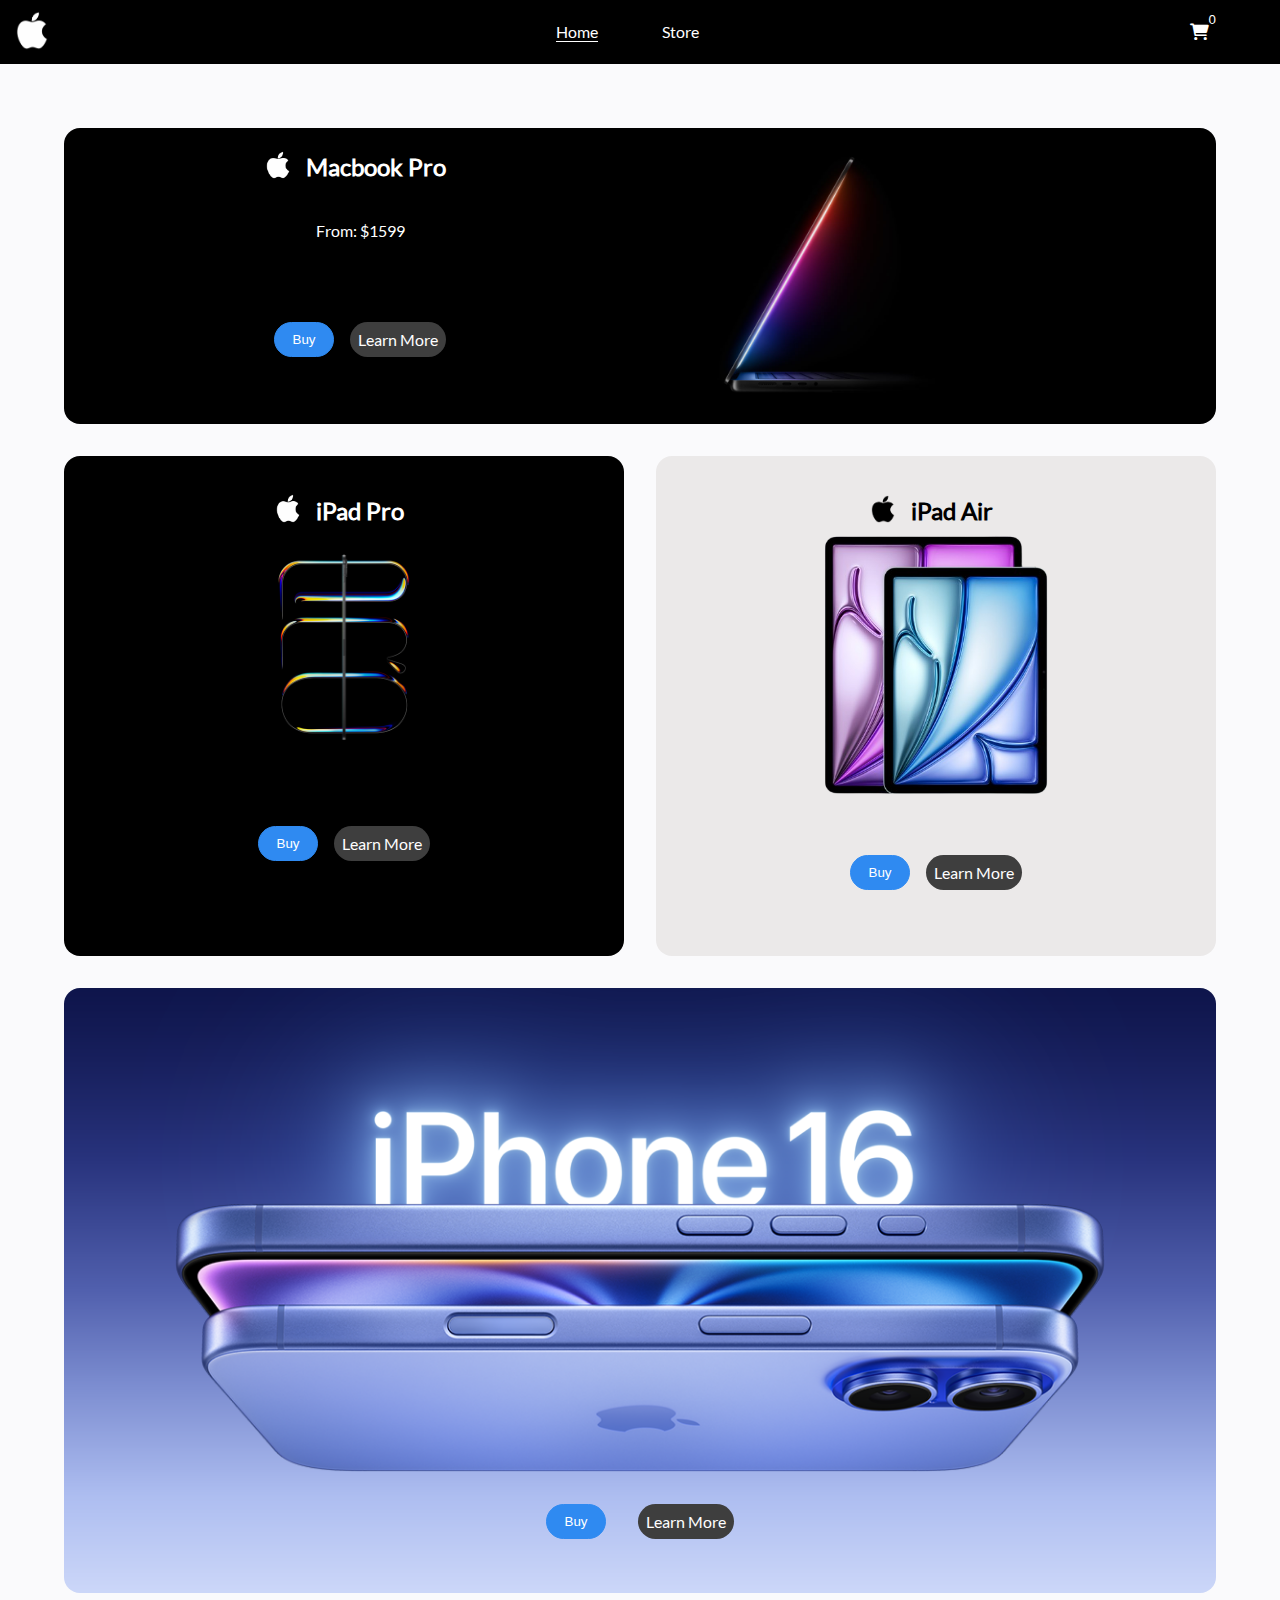
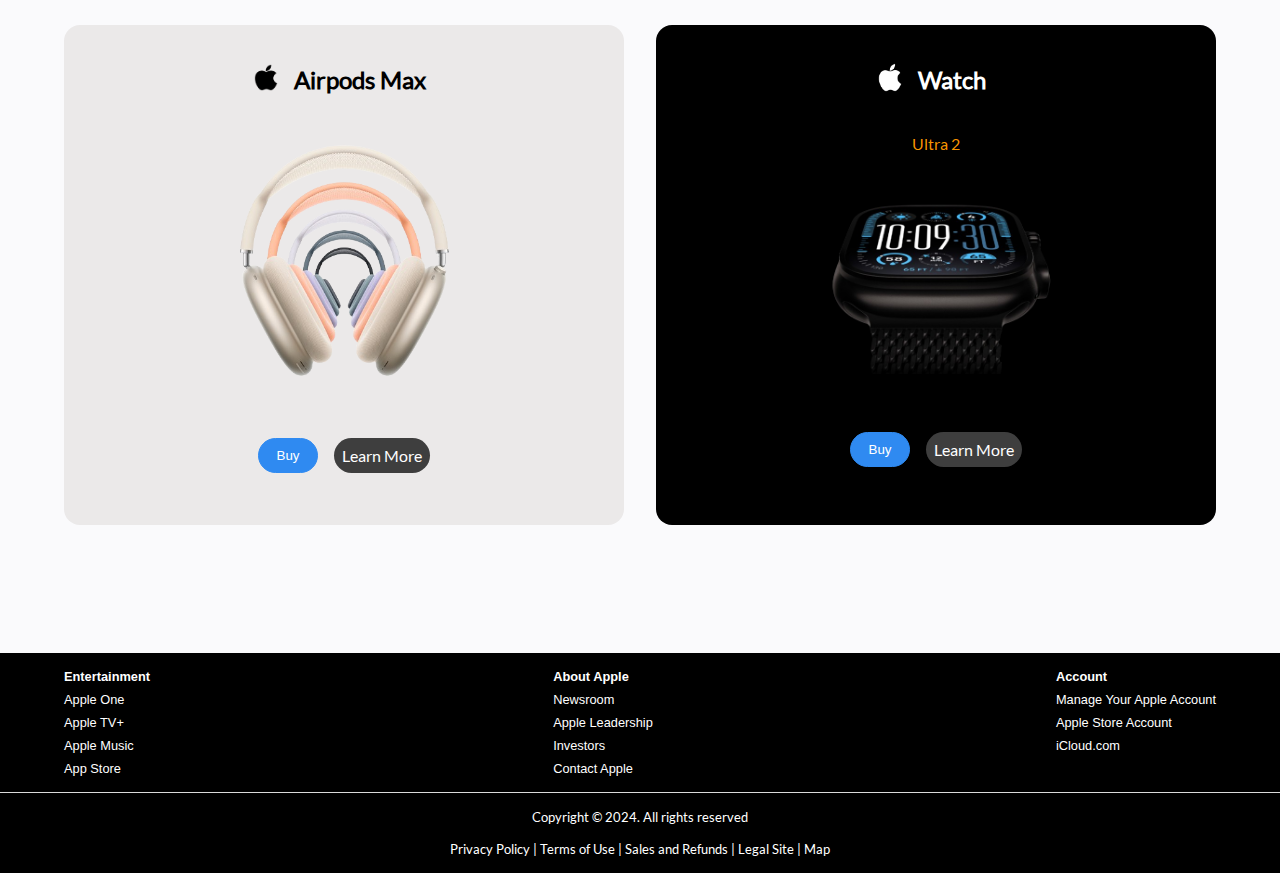
<file: src/index.html>
<!DOCTYPE html>
<html lang="en">
  <head>
    <meta charset="UTF-8" />
    <meta name="viewport" content="width=device-width, initial-scale=1.0" />
    <!-- Favicons --------------- -->
    <link
      rel="icon"
      type="image/png"
      href="./assets/favicons/favicon-96x96.png"
      sizes="96x96"
    />
    <link
      rel="icon"
      type="image/svg+xml"
      href="./assets/favicons/favicon.svg"
    />
    <link rel="shortcut icon" href="./assets/favicons/favicon.ico" />
    <link
      rel="apple-touch-icon"
      sizes="180x180"
      href="./assets/favicons/apple-touch-icon.png"
    />
    <meta name="apple-mobile-web-app-title" content="Apple Shop" />
    <link rel="manifest" href="./assets/favicons/site.webmanifest" />

    <link
      href="https://cdnjs.cloudflare.com/ajax/libs/font-awesome/6.0.0-beta3/css/all.min.css"
      rel="stylesheet"
    />
    <!-- CSS Files --------------- -->
    <link rel="stylesheet" href="./css/reset.css" />
    <link rel="stylesheet" href="./css/variables.css" />
    <link rel="stylesheet" href="./css/navbar.css" />
    <link rel="stylesheet" href="./css/cart.css" />
    <link rel="stylesheet" href="./css/footer.css" />
    <link rel="stylesheet" href="./css/style.css" />
    <title>Apple - Home</title>
  </head>
  <body>
    <header>
      <nav class="navbar">
        <!-- NAVBAR LOGO ------------- -->
        <div class="navbar__logo-container">
          <a href="./index.html">
            <img
              src="./assets/image/white-apple-logo.png"
              alt="Main logo of the website"
              class="navbar__logo"
            />
          </a>
        </div>

        <!-- NAVBAR LINKS ------------ -->
        <div class="navbar__link-container">
          <ul class="navbar__links">
            <li class="navbar__link navbar__link--active">
              <a href="./index.html">Home</a>
            </li>
            <li class="navbar__link">
              <a href="./pages/products.html">Store</a>
            </li>
          </ul>
        </div>

        <!-- Shopping Cart -->
        <button class="cart__button">
          <i class="fa-solid fa-cart-shopping fa-lg cart__icon"></i>
          <span class="cart__counter">0</span>
        </button>

        <!-- Inside shopping cart ------ -->
        <div class="cart__container">
          <div class="cart__top-container">
            <h2 class="cart__heading">Cart</h2>
            <button class="clear__cart-button">
              <i class="fa-solid fa-trash-can fa-xl clear__cart-icon"></i>
            </button>
          </div>

          <!-- Cart Item --------- -->
          <ul class="cart__item-container">
            Cart is empty
          </ul>
          <div class="cart__bottom-container">
            <div class="total__price-container">
              <!-- Cart Total ------------- -->
              <p class="total__price">Total:</p>
              <p class="sum__price">$1999</p>
            </div>

            <!-- Cart Buttons ----------- -->
            <div class="cart__button-container">
              <button class="cart__close-button">Close</button>
              <button class="cart__checkout-button">Checkout</button>
            </div>
          </div>
        </div>

        <!-- TOGGLE BUTTON ----------- -->
        <div class="navbar__toggle-button-container">
          <button class="navbar__toggle-button">
            <i class="fa-solid fa-bars fa-2x navbar__toggle-logo"></i>
          </button>
        </div>
      </nav>
    </header>
    <main>
      <!-- PRODUCTS SECTION ---------- -->
      <section class="hero-section">
        <!-- MAC SECTION --------- -->
        <section class="mac__section">
          <div class="mac__content-container">
            <div class="card__header-container">
              <div class="product__logo-container">
                <img
                  src="./assets/image/white-apple-logo.png"
                  alt="apple logo"
                  class="product__logo"
                />
              </div>
              <h2 class="product__heading">Macbook Pro</h2>
            </div>
            <p class="product__price">From: $1599</p>
            <div class="button-container">
              <button class="product__buy-button" id="macbook-pro">Buy</button>
              <a href="./pages/products.html" class="product__link"
                >Learn More</a
              >
            </div>
          </div>
          <div class="mac__image-container">
            <img
              src="./assets/image/macbook_pro_m4_5.jpg"
              alt="macbook pro"
              class="product__image"
            />
          </div>
        </section>

        <!-- IPAD SECTION --------- -->
        <section class="ipad__section">
          <div class="ipad__container ipad-pro">
            <div class="card__header-container">
              <div class="product__logo-container">
                <img
                  src="./assets/image/white-apple-logo.png"
                  alt="apple logo"
                  class="product__logo"
                />
              </div>
              <h2 class="product__heading">iPad Pro</h2>
            </div>
            <div class="ipad__image-container">
              <img
                src="./assets/image/ipad-pro-header.png"
                alt="ipad pro"
                class="product__image"
              />
            </div>
            <div class="button-container">
              <button class="product__buy-button" id="ipad-pro">Buy</button>
              <a href="./pages/products.html" class="product__link"
                >Learn More</a
              >
            </div>
          </div>

          <div class="ipad__container ipad-air">
            <div class="card__header-container">
              <div class="product__logo-container">
                <img
                  src="./assets/image/black-apple-logo-removebg-preview.png"
                  alt="apple logo"
                  class="product__logo"
                />
              </div>
              <h2 class="product__heading">iPad Air</h2>
            </div>
            <div class="ipad__image-container">
              <img
                src="./assets/image/ipad-air-removebg-preview.png"
                alt="ipad pro"
                class="product__image"
              />
            </div>
            <div class="button-container">
              <button class="product__buy-button" id="ipad-air">Buy</button>
              <a
                href="./pages/products.html"
                class="product__link"
                id="ipad-air"
                >Learn More</a
              >
            </div>
          </div>
        </section>

        <!-- IPHONE SECTION -->
        <section class="iphone__section">
          <div class="iphone__container">
            <div class="iphone__image-container">
              <img
                src="./assets/image/iphone-16-header.png"
                alt="iphone 16"
                class="iphone__image"
              />
              <div class="iphone__button-container">
                <button
                  class="product__buy-button iphone__buy-button"
                  id="iphone-16"
                >
                  Buy
                </button>
                <a
                  href="./pages/products.html"
                  class="product__link iphone__product-link"
                  >Learn More</a
                >
              </div>
            </div>
          </div>
        </section>

        <!-- ACCESSORIES SECTION ------- -->
        <section class="accessories__section">
          <div class="airpods__container">
            <div class="card__header-container">
              <div class="product__logo-container">
                <img
                  src="./assets/image/black-apple-logo-removebg-preview.png"
                  alt="apple logo"
                  class="product__logo"
                />
              </div>
              <h2 class="product__heading">Airpods Max</h2>
            </div>
            <div class="airpods__image-container">
              <img
                src="./assets/image/airpods-max-header-removebg-preview.png"
                alt="airpods max"
                class="product__image"
              />
            </div>
            <div class="button-container">
              <button class="product__buy-button" id="airpods-max">Buy</button>
              <a href="./pages/products.html" class="product__link"
                >Learn More</a
              >
            </div>
          </div>

          <div class="watch__container">
            <div class="card__header-container">
              <div class="product__logo-container">
                <img
                  src="./assets/image/white-apple-logo.png"
                  alt="apple logo"
                  class="product__logo"
                />
              </div>
              <h2 class="product__heading">Watch</h2>
            </div>
            <p>Ultra 2</p>
            <div class="watch__image-container">
              <img
                src="./assets/image/watch-ultra-header-2-removebg-preview.png"
                alt="apple watch"
                class="product__image"
              />
            </div>
            <div class="button-container">
              <button class="product__buy-button" id="apple-watch-ultra-2">
                Buy
              </button>
              <a href="./pages/products.html" class="product__link"
                >Learn More</a
              >
            </div>
          </div>
        </section>
      </section>
    </main>

    <!-- FOOTER ----------- -->
    <footer>
      <section class="footer__list-container">
        <ul class="footer-list">
          <h4>Entertainment</h4>
          <li class="footer__list--content">
            <a class="footer-link" href="https://www.apple.com/apple-one/"
              >Apple One</a
            >
          </li>
          <li class="footer__list--content">
            <a class="footer-link" href="https://www.apple.com/apple-tv-plus/"
              >Apple TV+</a
            >
          </li>
          <li class="footer__list--content">
            <a class="footer-link" href="https://www.apple.com/apple-music/"
              >Apple Music</a
            >
          </li>
          <li class="footer__list--content">
            <a class="footer-link" href="https://www.apple.com/app-store/"
              >App Store</a
            >
          </li>
        </ul>
        <ul class="footer-list">
          <h4>About Apple</h4>
          <li class="footer__list--content">
            <a class="footer-link" href="https://www.apple.com/newsroom/"
              >Newsroom</a
            >
          </li>
          <li class="footer__list--content">
            <a class="footer-link" href="https://www.apple.com/leadership/"
              >Apple Leadership</a
            >
          </li>
          <li class="footer__list--content">
            <a
              class="footer-link"
              href="https://investor.apple.com/investor-relations/default.aspx"
              >Investors</a
            >
          </li>
          <li class="footer__list--content">
            <a class="footer-link" href="https://www.apple.com/contact/"
              >Contact Apple</a
            >
          </li>
        </ul>
        <ul class="footer-list">
          <h4>Account</h4>
          <li class="footer__list--content">
            <a class="footer-link" href="https://account.apple.com/"
              >Manage Your Apple Account</a
            >
          </li>
          <li class="footer__list--content">
            <a
              class="footer-link"
              href="https://secure6.store.apple.com/shop/signIn/account?ssi=1AAABkk7MZuUgi48qIw5M1O1N_Iirhu5B2L-sTJ8evgNKXxCWsz_zI28AAAAzaHR0cHM6Ly9zZWN1cmU2LnN0b3JlLmFwcGxlLmNvbS9zaG9wL2FjY291bnQvaG9tZXx8AAIBQdD-cHPEdPH0mTfPcZe9y8LONBdpo7rURAnhs8MXsjw"
              >Apple Store Account</a
            >
          </li>
          <li class="footer__list--content">
            <a class="footer-link" href="https://www.icloud.com/">iCloud.com</a>
          </li>
        </ul>
      </section>
      <div class="separation-line"></div>
      <section class="footer__container">
        <p>Copyright © 2024. All rights reserved</p>
        <p>
          <a class="footer-link" href="#">Privacy Policy</a> |
          <a class="footer-link" href="#">Terms of Use</a> |
          <a class="footer-link" href="#">Sales and Refunds </a> |
          <a class="footer-link" href="#">Legal Site</a> |
          <a class="footer-link" href="#">Map</a>
        </p>
      </section>
    </footer>

    <script type="module" src="./js/app.js"></script>
    <script type="module" src="./js/cart.js"></script>
    <script src="./js/navbar.js"></script>
    <script type="module" src="./js/products.js"></script>
  </body>
</html>
</file>
<file: src/css/variables.css>
:root {
  /* Color ---------*/
  --text-color: #000;
  --background-color: #fafafc;
  --button-color: #2f8af1;
  --product-link-color: #3e3e3e;
  --overlay-background-color: #161617c5;

  /* Navbar Colors --------- */
  --primary-navbar-color: #000;
  --navbar-hover-color: #a3a3a3;
  --navbar-text-color: #fff;

  /* Footer Colors --------- */
  --footer-background: #000;
  --footer-foreground: #fff;

  /* Spacing */
  --spacing-small: 0.5rem;
  --spacing-medium: 1rem;
  --spacing-large: 2rem;
  --spacing-x-large: 4rem;

  /* Fonts */
  --font-size-small: 0.8rem;
  --font-size-base: 1rem;
  --font-size-medium: 1.2rem;
  --font-size-large: 1.5rem;
  --font-size-x-large: 2rem;

  /* Product card */
  --card-height: 400px;
  --card-width: 300px;
  --card-box-shadow: 0px 0px 2px 2px #efeff3;
  --card-hover-shadow: 0px 0px 4px 4px #efeff3;

  /* Border */
  --product-card-border-radius: 16px;
}
</file>
<file: src/css/navbar.css>
@font-face {
  font-family: Lato-Regular;
  src: url(../assets/fonts/Lato-Regular.ttf);
}
* {
  text-decoration: none;
  list-style: none;
}

header {
  width: 100%;
}

.navbar {
  min-width: 100%;
  background-color: var(--primary-navbar-color);
  color: var(--navbar-text-color);
  display: flex;
  flex-grow: 1;
  align-items: center;
  gap: var(--spacing-medium);
  font-family: Lato-Regular, sans-serif;
  position: fixed;
  top: 0;
  left: 0;
  z-index: 2;
}

/* LOGO STYLE --------------- */
.navbar__logo-container {
  width: 48px;
  height: 48px;
  padding: var(--font-size-x-large);
  display: flex;
  align-items: center;
  justify-content: center;
}

.navbar__logo {
  width: 32px;
  height: auto;
}

/* LINK STYLES ------------ */
.navbar__link-container {
  flex-grow: 1;
}

.navbar__links {
  height: 100%;
  display: flex;
  gap: var(--spacing-x-large);
  justify-content: center;
}

.navbar__link a {
  color: inherit;
  font-size: var(--font-size-base);
}

.navbar__link:hover {
  color: var(--navbar-hover-color);
  transition: all 0.2s ease;
  cursor: pointer;
}

.navbar__link--active {
  border-bottom: 1px solid var(--navbar-text-color);
}
.navbar__link--active:hover {
  border-bottom: 1px solid var(--navbar-hover-color);
  transition: all 0.2s ease;
}

/* STYLES FOR TOGGLE BUTTON ----------- */
.navbar__toggle-button-container {
  display: flex;
  justify-content: center;
  align-items: center;
  padding: var(--spacing-medium);
  z-index: 1;
}

.navbar__toggle-button {
  background-color: transparent;
  border: none;
  z-index: 1;
}

.navbar__toggle-button:hover {
  color: var(--navbar-hover-color);
}

.navbar__toggle-logo {
  display: block;
  color: var(--navbar-text-color);
  visibility: hidden;
}

.navbar__toggle-logo:hover {
  color: var(--navbar-hover-color);
}

/* MEDIA QUERIES */
@media screen and (max-width: 768px) {
  .navbar__toggle-logo {
    visibility: visible;
  }

  .navbar__toggle-button:hover {
    cursor: pointer;
  }

  .navbar__links {
    position: fixed;
    top: 0;
    bottom: 0;
    right: -1000px;
    width: 50%;
    height: 100vh;
    flex-direction: column;
    transition: 1s;
    background-color: var(--primary-navbar-color);
  }

  .navbar__links--active {
    right: 0;
    z-index: 1;
  }

  .navbar__link a {
    display: block;
    padding: var(--spacing-medium) 0 var(--spacing-small) var(--spacing-medium);
  }

  .navbar__link a:hover {
    background-color: #d5d5d53d;
    transition: all 0.2s ease;
  }
}

@media screen and (max-width: 580px) {
  .navbar__links {
    width: 100%;
  }
}
</file>
<file: src/css/cart.css>
/* IMPORT FONTS */
@font-face {
  font-family: Lato-Regular;
  src: url(../assets/fonts/Lato-Regular.ttf);
}

@font-face {
  font-family: Lato-Bold;
  src: url(../assets/fonts/Lato-Bold.ttf);
}

/* Shopping Cart ------------ */
.cart__button {
  background-color: transparent;
  border: none;
  cursor: pointer;
  position: relative;
}

.cart__button:hover {
  transform: scale(1.2);
  transition: all 0.2s ease;
}

.cart__icon {
  color: var(--navbar-text-color);
}

.cart__counter {
  position: absolute;
  top: -16px;
  right: -10px;
  color: var(--navbar-text-color);
  padding: 3px;
  border-radius: 50%;
}

/* Inside Cart */
.cart__container {
  background-color: var(--background-color);
  color: var(--text-color);
  width: 340px;
  height: 450px;
  position: fixed;
  top: -1000px;
  right: 0;
  transition: all 1s ease;
  padding: var(--spacing-medium) 0;
  display: flex;
  flex-direction: column;
  justify-content: space-between;
  gap: var(--spacing-small);
  border-left: 1px solid #c6c6c9;
  border-bottom: 1px solid #c6c6c9;
  border-radius: 0 0 0 var(--product-card-border-radius);
  font-family: Lato-Regular, sans-serif;
  font-size: var(--font-size-small);
}

.cart__container--active {
  top: 0px;
  transform: translateY(64px);
}

.cart__top-container {
  width: 100%;
  display: flex;
  justify-content: space-between;
  align-items: center;
  padding: 0 var(--spacing-large) var(--spacing-medium) var(--spacing-large);
  border-bottom: 1px solid #c3c2c2;
}

.cart__heading {
  width: 100%;
}

.clear__cart-button {
  background-color: transparent;
  border: none;
  display: flex;
  justify-content: center;
  align-items: center;
}

.clear__cart-icon {
  color: #b4b4b4;
  cursor: pointer;
}

.clear__cart-icon:hover {
  color: #656565;
  transform: scale(1.1);
  transition: all 0.2s ease;
}
.clear__cart-icon:active {
  transform: scale(0.9);
  transition: all 0.2s ease;
}

.cart__text {
  width: 100%;
  color: #656565;
  text-align: center;
  font-size: var(--font-size-base);
}

/* Cart Content ----------- */
.cart__item-container {
  width: 100%;
  height: 75%;
  display: flex;
  flex-direction: column;
  flex-basis: 50%;
  align-items: center;
  justify-content: flex-start;
  overflow-y: auto;
  scroll-behavior: auto;
  scrollbar-width: none;
}

.cart__item-container::-webkit-scrollbar {
  width: none;
}

.cart__item {
  width: 100%;
  height: 100%;
  display: flex;
  justify-content: space-between;
  align-items: center;
  padding: var(--spacing-small) var(--spacing-medium);
  gap: var(--spacing-medium);
  text-align: center;
}

.cart__item:nth-child(even) {
  border: 1px solid #e1e1e1;
}

.cart__item-image-container {
  width: 100%;
  height: auto;
  flex-basis: 30%;
  display: flex;
  justify-content: center;
  align-items: center;
}
.cart__item-image {
  width: 100%;
  height: auto;
}

.cart__item-name {
  flex-basis: 50%;
  width: 100%;
  text-align: left;
}

.item__price-container {
  width: 100%;
  display: flex;
  flex-basis: 20%;
  flex-direction: column;
  gap: var(--spacing-medium);
  padding-right: var(--spacing-medium);
  font-size: var(--font-size-small);
}

.cart__item-quantity {
  width: 100%;
  display: flex;
  flex-wrap: nowrap;
  justify-content: center;
  align-items: center;
  gap: 8px;
}
.cart__item-quantity button {
  display: flex;
  align-items: center;
  justify-content: center;
  width: 25px;
  height: 25px;
  background-color: #eee;
  border-radius: 50%;
  padding: 5px;
  cursor: pointer;
  border: none;
}

.cart__item-quantity button:hover {
  background-color: #acacac;
  transition: all 0.2s ease;
}

/* Bottom Cart ----------- */
.cart__bottom-container {
  width: 100%;
  display: flex;
  flex-direction: column;
  justify-content: space-evenly;
  gap: var(--spacing-small);
  padding: var(--spacing-small) var(--spacing-large) 0 var(--spacing-large);
  border-top: 1px solid #c6c6c9;
}

/* Cart Price ------------ */
.total__price-container {
  width: 100%;
  display: flex;
  justify-content: space-between;
  align-items: center;
  padding: var(--spacing-small);
  font-size: var(--font-size-base);
}

/* Cart Buttons ---------- */
.cart__button-container {
  width: 100%;
  display: flex;
  align-items: end;
  justify-content: space-between;
}
.cart__close-button {
  background-color: var(--primary-navbar-color);
  color: var(--navbar-text-color);
  padding: var(--spacing-small) var(--spacing-medium);
  border-radius: var(--product-card-border-radius);
  border: 2px solid #000;
  cursor: pointer;
}

.cart__close-button:hover {
  background-color: #fff;
  color: var(--primary-navbar-color);
  transition: 0.2s ease;
}

.cart__close-button:active {
  transform: scale(0.9);
  transition: scale() 0.2s;
}

.cart__checkout-button {
  background-color: var(--button-color);
  color: var(--navbar-text-color);
  padding: var(--spacing-small);
  border-radius: var(--product-card-border-radius);
  border: 2px solid var(--button-color);
  cursor: pointer;
}

.cart__checkout-button:hover {
  background-color: #fff;
  color: var(--button-color);
  transition: 0.2s ease;
}

.cart__checkout-button:active {
  transform: scale(0.9);
  transition: scale() 0.2s;
}

/* Media Queries */
@media screen and(max-width:1024px) {
  .cart__container {
    width: 300px;
  }
}
@media screen and(max-width:425px) {
  .cart__container {
    width: 350px;
  }
}
</file>
<file: src/css/footer.css>
@font-face {
  font-family: Lato-Regular;
  src: url(../assets/fonts/Lato-Regular.ttf);
}

footer {
  background-color: #000;
}
.footer__list-container {
  background-color: var(--footer-background);
  color: var(--footer-foreground);
  width: 100%;
  display: flex;
  flex-direction: row;
  align-items: flex-start;
  justify-content: space-between;
  padding: var(--spacing-medium) var(--spacing-x-large);
  font-family: Open Sans, sans-serif;
  font-size: 0.8rem;
}

.footer__container {
  background-color: #000;
  color: white;
  display: flex;
  flex-direction: column;
  justify-content: space-evenly;
  align-items: center;
  padding: var(--spacing-medium);
  font-family: Lato-Regular, sans-serif;
  font-size: 0.8rem;
  gap: var(--spacing-medium);
  text-align: center;
}

/* Footer Links*/
.footer-list {
  display: flex;
  flex-direction: column;
  justify-content: space-between;
  list-style: none;
}

.footer__list--content {
  padding-top: var(--spacing-small);
}

.footer-link {
  color: white;
}

.footer-link:hover {
  color: #abaaaa;
  text-decoration: underline;
}

/* Decoration */
.separation-line {
  background-color: #dadada;
  height: 1px;
}

/* Media queries */
@media screen and (max-width: 768px) {
  .footer-list {
    padding: var(--spacing-medium);
  }
}
@media screen and (max-width: 450px) {
  .footer__list-container {
    display: flex;
    flex-direction: column;
    align-items: center;
    padding: 0;
  }
  .footer-list {
    width: 150px;
    padding: var(--spacing-medium);
  }
}
</file>
<file: src/css/style.css>
@font-face {
  font-family: Lato-Regular;
  src: url(../assets/fonts/Lato-Regular.ttf);
}
@font-face {
  font-family: Lato-Bold;
  src: url(../assets/fonts/Lato-Bold.ttf);
}

body {
  min-width: 340px;
  width: 100%;
  min-height: 100vh;
  overflow-x: hidden;
  background-color: var(--background-color);
  font-family: Lato-Regular, sans-serif;
}

main {
  width: 100%;
  height: 100%;
  display: flex;
  flex-direction: column;
  align-items: center;
  justify-content: center;
  margin-top: var(--spacing-x-large);
  margin-bottom: var(--spacing-x-large);
}

.hero-section {
  width: 100%;
  max-width: 1500px;
  height: 100%;
  display: flex;
  flex-direction: column;
  padding: var(--spacing-x-large);
  gap: var(--spacing-large);
}

/* PRODUCTS ---------- */
/* Mac section */
.mac__section {
  background-color: var(--primary-navbar-color);
  color: var(--navbar-text-color);
  width: 100%;
  border-radius: var(--product-card-border-radius);
  display: flex;
  padding: var(--spacing-medium);
}

.mac__content-container {
  display: flex;
  flex-direction: column;
  justify-content: center;
  align-items: center;
  flex-basis: 50%;
  color: inherit;
  gap: var(--spacing-medium);
}

.card__header-container {
  width: 100%;
  display: flex;
  justify-content: center;
  align-items: center;
  gap: var(--spacing-small);
}

.product__logo {
  width: 24px;
  height: auto;
}

.product__heading {
  font-size: var(--font-size-large);
  font-weight: bold;
  text-align: center;
  padding: var(--spacing-small);
}

.product__price {
  padding: var(--spacing-medium);
}

.button-container {
  height: 100%;
  display: flex;
  justify-content: space-between;
  align-items: center;
  gap: var(--spacing-medium);
}

.product__buy-button {
  background-color: var(--button-color);
  color: #fff;
  width: 60px;
  height: 35px;
  text-align: center;
  padding: var(--spacing-small) var(--spacing-medium);
  border: 1.5px solid var(--button-color);
  border-radius: 1.5rem;
  cursor: pointer;
}

.product__buy-button:hover {
  background-color: #fff;
  color: var(--button-color);
  transition: 0.2s ease;
}

.product__buy-button:active {
  transform: scale(0.9);
  transition: scale() 0.2s;
}

.product__link {
  background-color: var(--product-link-color);
  color: #fff;
  text-decoration: none;
  border-radius: 1.5rem;
  padding: var(--spacing-small);
}

.product__link:hover {
  background-color: var(--button-color);
  color: #fff;
  transition: 0.2s ease;
}

.product__link:active {
  transform: scale(0.9);
  transition: scale() 0.2s;
}

.mac__image-container {
  width: 100%;
  height: 100%;
  flex-basis: 50%;
  padding: var(--spacing-small);
  object-fit: cover;
}

.product__image {
  width: 75%;
  height: auto;
  object-fit: cover;
}

.ipad__section {
  display: flex;
  gap: var(--spacing-large);
  width: 100%;
  height: 500px;
}

.ipad__container {
  width: 100%;
  height: 100%;
  flex-basis: 50%;
  display: flex;
  flex-direction: column;
  justify-content: space-evenly;
  align-items: center;
  border-radius: var(--product-card-border-radius);
  padding: var(--spacing-large);
}

.ipad__image-container {
  width: 100%;
  height: 100%;
  display: flex;
  justify-content: center;
  align-items: center;
}
.ipad-pro {
  background-color: #000;
  color: #fff;
}

.ipad-air {
  background-color: #ebe9e9;
  color: #000;
}

/* iPhone Section ------------ */
.iphone__section {
  width: 100%;
  height: auto;
  display: flex;
  justify-content: center;
  align-items: center;
}
.iphone__container {
  width: 100%;
  height: 100%;
  border-radius: var(--product-card-border-radius);
}

.iphone__image-container {
  width: 100%;
  height: 100%;
  display: flex;
  flex-direction: column;
  justify-content: center;
  align-items: center;
  position: relative;
}

.iphone__image {
  width: 100%;
  object-fit: cover;
  border-radius: var(--product-card-border-radius);
}

.iphone__button-container {
  width: 100%;
  display: flex;
  justify-content: center;
  align-items: center;
  gap: var(--spacing-large);
  padding-top: var(--spacing-large);
  position: absolute;
  top: 80%;
}

/* ACCESSORIES SECTION ------- */
.accessories__section {
  width: 100%;
  height: 500px;
  display: flex;
  justify-content: space-evenly;
  gap: var(--spacing-large);
}

.airpods__container {
  background-color: #ebe9e9;
  color: #000;
  width: 100%;
  height: 100%;
  display: flex;
  flex-direction: column;
  flex-basis: 50%;
  justify-content: space-evenly;
  align-items: center;
  gap: var(--spacing-large);
  padding: var(--spacing-large);
  border-radius: var(--product-card-border-radius);
}

.airpods__image-container {
  width: 100%;
  height: auto;
  display: flex;
  justify-content: center;
  align-items: center;
  flex-basis: 75%;
}

.watch__container {
  background-color: #000;
  width: 500px;
  height: 100%;
  display: flex;
  flex-direction: column;
  flex-basis: 50%;
  justify-content: center;
  align-items: center;
  gap: var(--spacing-large);
  padding: var(--spacing-large);
  border-radius: var(--product-card-border-radius);
}

.watch__container h2 {
  color: #fff;
}

.watch__container p {
  color: #ff9900fd;
}

.watch__image-container {
  width: 75%;
  height: auto;
  display: flex;
  justify-content: center;
  align-items: center;
  flex-basis: 50%;
}

/* MEDIA QUERIES */
@media screen and (max-width: 850px) {
  .iphone__button-container {
    padding-top: 0;
  }
}

@media screen and (max-width: 760px) {
  .hero-section {
    padding: var(--spacing-medium);
    gap: var(--spacing-medium);
  }
  /* Product Section -------- */
  .mac__section {
    align-items: center;
    flex-direction: column;
    gap: var(--spacing-x-large);
  }
  .mac__image-container {
    width: 50%;
    display: flex;
    justify-content: center;
    align-items: center;
    padding: 0;
  }
  /* iPad ---------- */
  .ipad__section {
    flex-direction: column;
    height: auto;
  }
  .iphone__button-container {
    gap: var(--spacing-medium);
  }
}

@media screen and (max-width: 650px) {
  .mac__section {
    gap: var(--spacing-medium);
  }
  .mac__content-container {
    gap: var(--spacing-small);
  }
  .iphone__image-container {
    padding-bottom: var(--spacing-medium);
  }

  .accessories__section {
    flex-direction: column;
    height: auto;
  }
  .watch__container {
    width: 100%;
    height: auto;
  }
}

@media screen and (max-width: 550px) {
  .iphone__button-container {
    top: 75%;
  }
}
@media screen and (max-width: 420px) {
  .iphone__button-container {
    top: 60%;
  }
}
</file>
